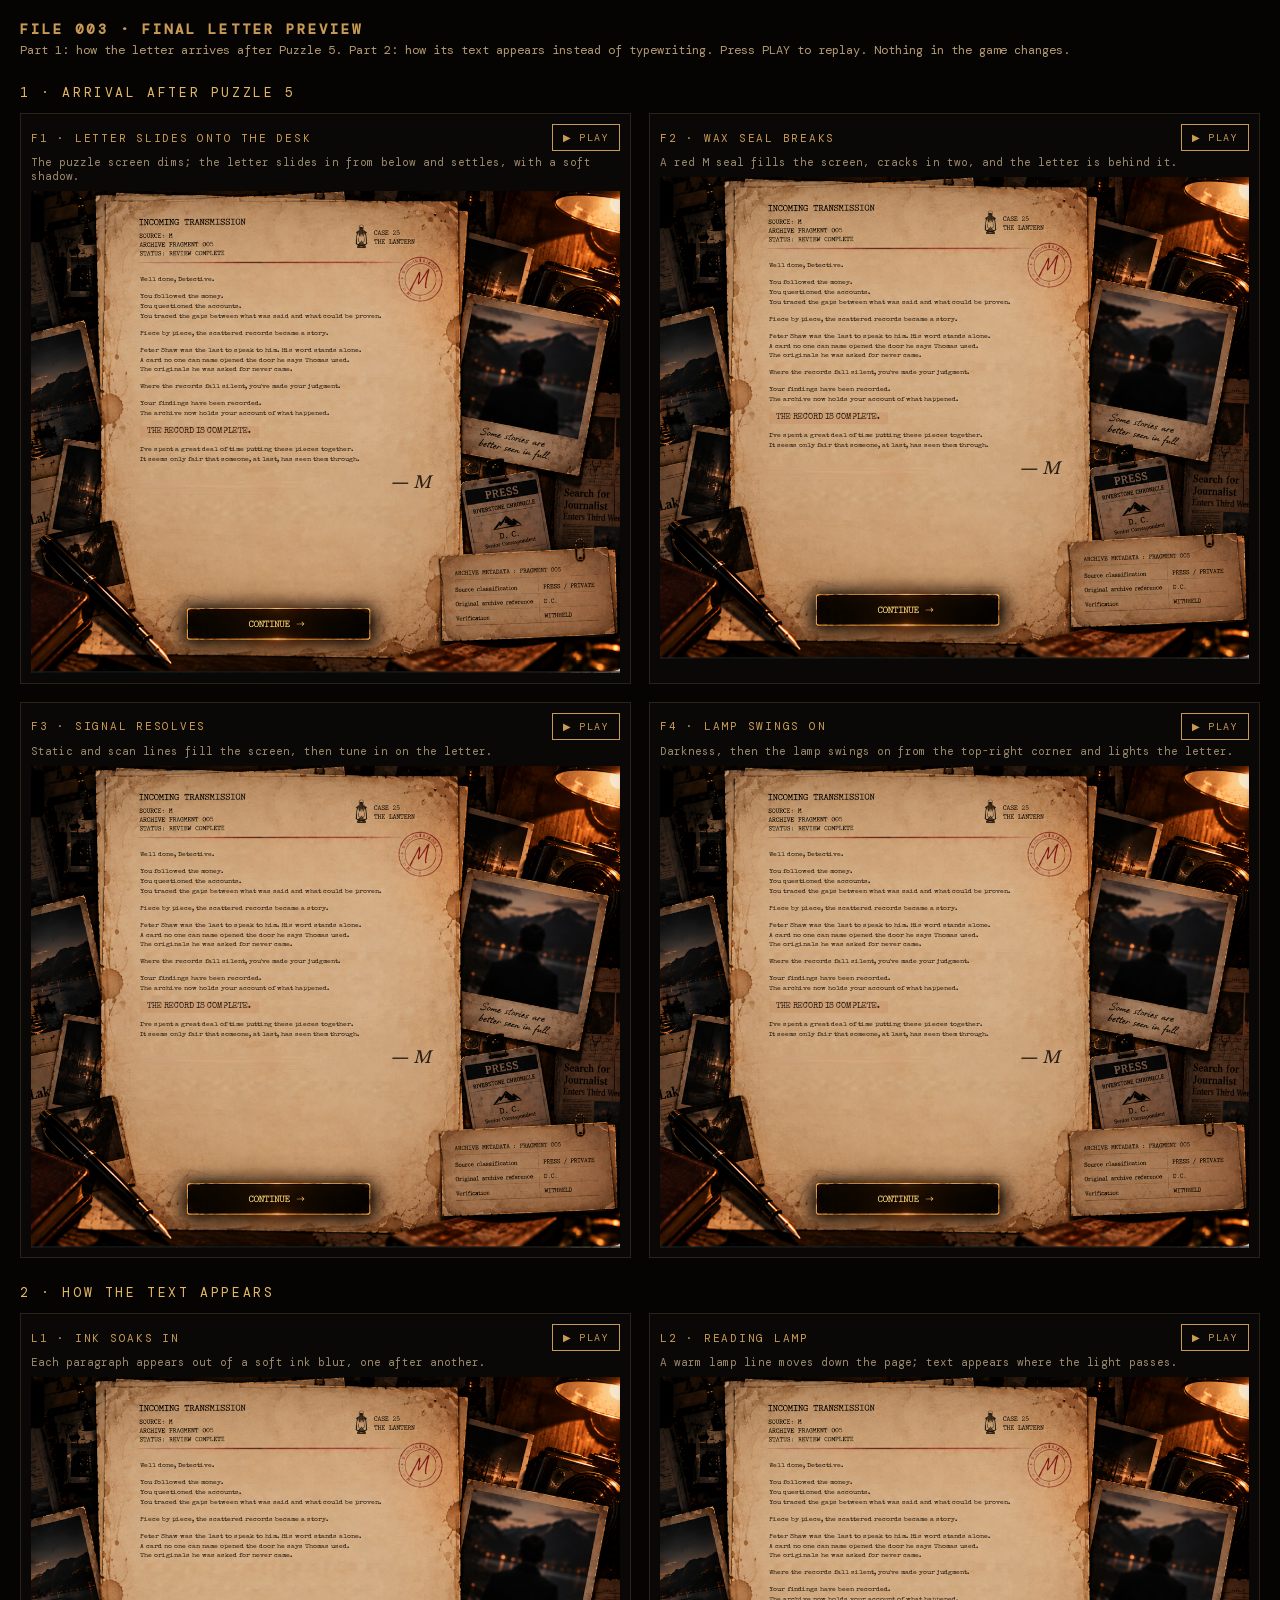
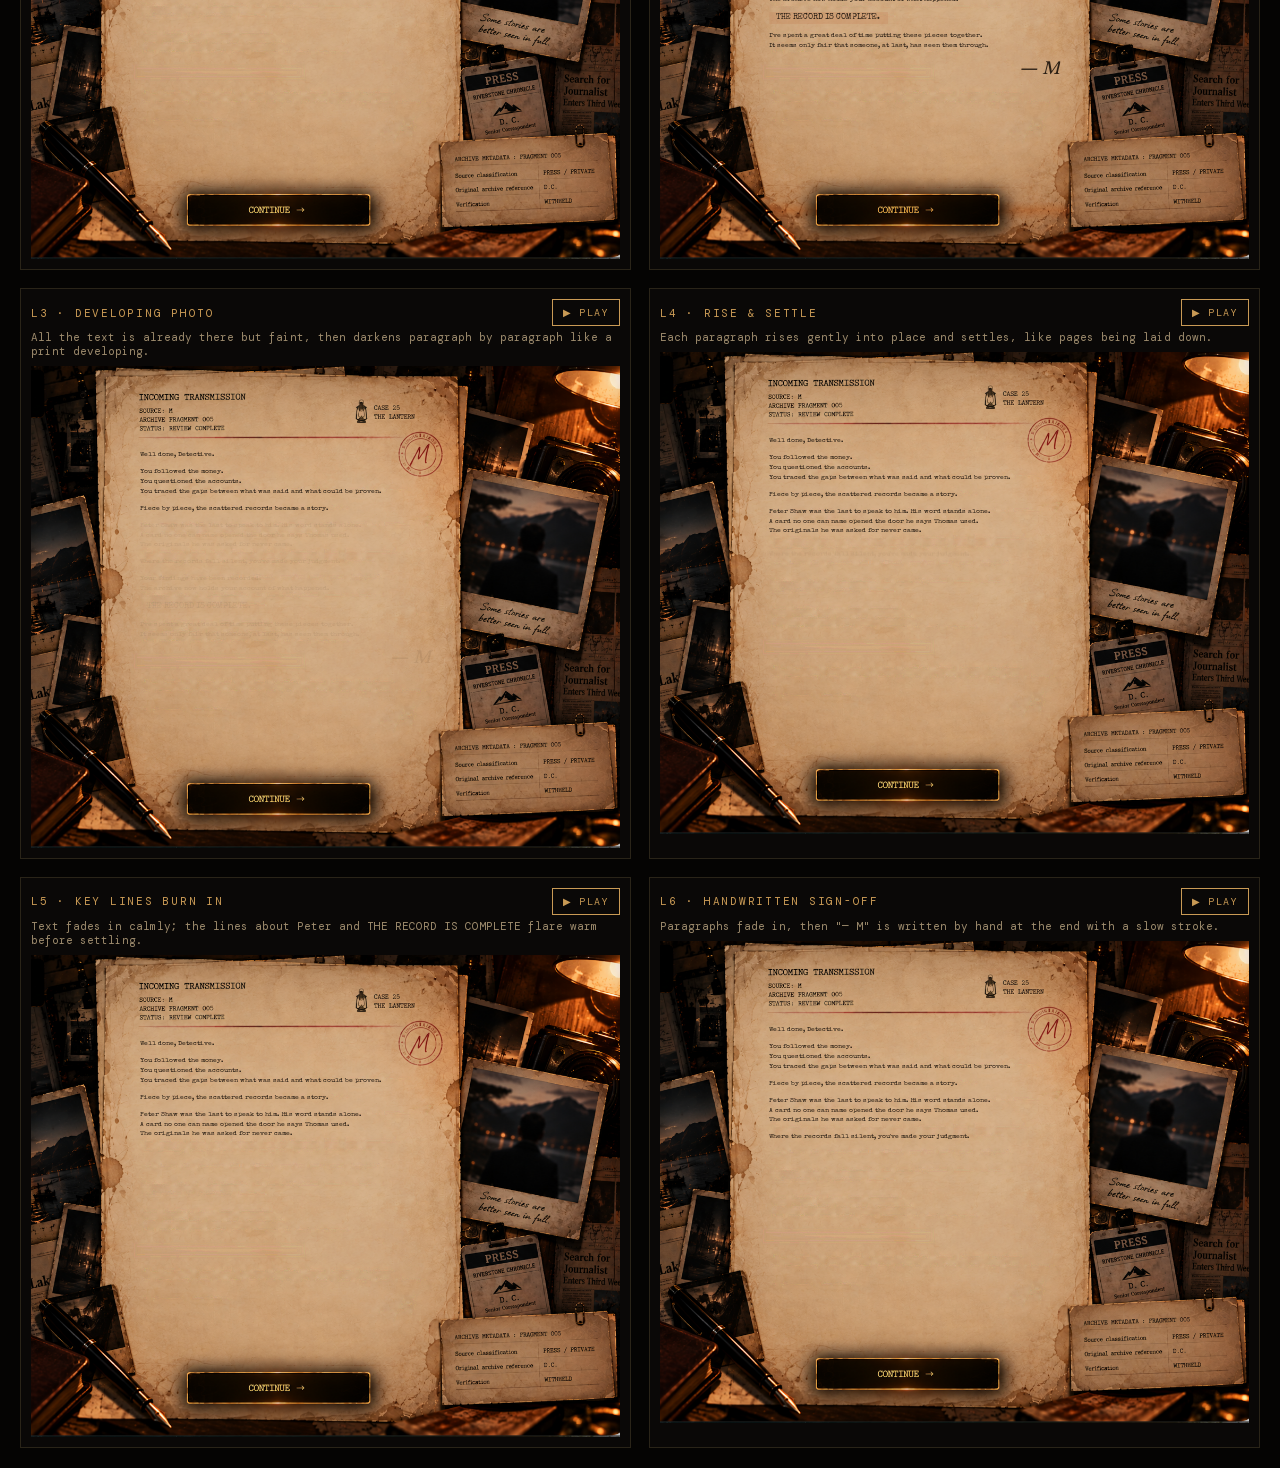
<file: preview-letter.html>
<!doctype html>
<html lang="en"><head><meta charset="utf-8"><meta name="viewport" content="width=device-width,initial-scale=1">
<title>Final Letter Preview</title>
<link rel="stylesheet" href="assets/fonts/fonts.css">
<style>
*{box-sizing:border-box}
body{margin:0;background:#050403;color:#efe3c9;font-family:'DM Mono',monospace;padding:20px}
h1{font:600 14px 'DM Mono';letter-spacing:.22em;color:#c99a55;margin:0 0 4px}
p.lead{margin:0 0 6px;color:#b39a72;font-size:12px}
h2{font:13px 'DM Mono';letter-spacing:.2em;color:#e6b866;margin:26px 0 12px}
.grid{display:grid;grid-template-columns:repeat(2,minmax(0,1fr));gap:18px}
.cell{border:1px solid #2a2418;background:#0a0807;padding:10px}
.cell header{display:flex;justify-content:space-between;align-items:center;margin-bottom:4px}
.cell b{font:11px 'DM Mono';letter-spacing:.16em;color:#c99a55}
.cell small{display:block;color:#9c8a6c;font-size:11px;margin:2px 0 8px}
button.play{background:none;border:1px solid #c99a55;color:#c99a55;font:10px 'DM Mono';letter-spacing:.14em;padding:6px 10px;cursor:pointer}
.stage{position:relative;aspect-ratio:2218/1814;overflow:hidden;background:#030202;container-type:inline-size}
.art{position:absolute;inset:0;width:100%;height:100%;display:block}
.prev{position:absolute;inset:0;background:radial-gradient(ellipse at 50% 45%,#1b130b,#030202 75%);display:grid;place-items:center;color:#c99a55;font:1.6cqw 'DM Mono';letter-spacing:.3em}
.letter{position:absolute;left:18.58%;top:17.53%;width:49.37%;color:#2a1f15;font:1.15cqw/1.67cqw 'Special Elite',monospace;white-space:pre-line}
.letter p{margin:0 0 1.2cqw}
.letter .mark{display:inline-block;padding:.2cqw 1.2cqw;background:rgba(196,128,86,.28);font-size:1.4cqw}
.letter .sign{display:block;text-align:right;font:italic 2.8cqw 'Libre Baskerville',serif;margin-top:1cqw}
.fx{position:absolute;inset:0;pointer-events:none}
@media(max-width:900px){.grid{grid-template-columns:1fr}}
</style></head><body>
<h1>FILE 003 · FINAL LETTER PREVIEW</h1>
<p class="lead">Part 1: how the letter arrives after Puzzle 5. Part 2: how its text appears instead of typewriting. Press PLAY to replay. Nothing in the game changes.</p>
<h2>1 · ARRIVAL AFTER PUZZLE 5</h2><div class="grid" id="gA"></div>
<h2>2 · HOW THE TEXT APPEARS</h2><div class="grid" id="gB"></div>
<script>
const PARAS=["Well done, Detective.","You followed the money.\nYou questioned the accounts.\nYou traced the gaps between what was said and what could be proven.","Piece by piece, the scattered records became a story.","Peter Shaw was the last to speak to him. His word stands alone.\nA card no one can name opened the door he says Thomas used.\nThe originals he was asked for never came.","Where the records fall silent, you've made your judgment.","Your findings have been recorded.\nThe archive now holds your account of what happened.","[[THE RECORD IS COMPLETE.]]","I've spent a great deal of time putting these pieces together.\nIt seems only fair that someone, at last, has seen them through."];
const wait=ms=>new Promise(r=>setTimeout(r,ms));
const E='cubic-bezier(.2,.7,.2,1)';
function cell(host,code,name,desc,run){
  const c=document.createElement('div');c.className='cell';
  c.innerHTML=`<header><b>${code} · ${name}</b><button class="play">▶ PLAY</button></header><small>${desc}</small><div class="stage"></div>`;
  host.append(c);const st=c.querySelector('.stage');
  const go=()=>{st.getAnimations({subtree:true}).forEach(a=>a.cancel());st.innerHTML='';run(st);};
  c.querySelector('.play').onclick=go;go();
}
function build(st,{hidden=true}={}){
  st.insertAdjacentHTML('beforeend','<img class="art" src="assets/file-003/final-blank.png" alt="">');
  const L=document.createElement('div');L.className='letter';
  PARAS.forEach(t=>{const p=document.createElement('p');if(t.startsWith('[['))p.innerHTML=`<span class="mark">${t.slice(2,-2)}</span>`;else p.textContent=t;L.append(p);});
  const s=document.createElement('span');s.className='sign';s.textContent='— M';L.append(s);
  if(hidden)[...L.children].forEach(p=>p.style.opacity=0);
  st.append(L);return [...L.children];
}
const showAll=ps=>ps.forEach(p=>p.style.opacity=1);
// ---------- arrival ----------
const A=document.getElementById('gA');
const prev=st=>{const p=document.createElement('div');p.className='prev';p.textContent='WHO IS M?  ·  ON THE RECORD';st.append(p);return p;};
cell(A,'F1','LETTER SLIDES ONTO THE DESK','The puzzle screen dims; the letter slides in from below and settles, with a soft shadow.',async st=>{
  const ps=build(st,{hidden:false}),pv=prev(st);await wait(900);
  pv.animate([{opacity:1},{opacity:0}],{duration:900,fill:'forwards'});
  [st.querySelector('.art'),st.querySelector('.letter')].forEach(n=>n.animate([{transform:'translateY(60%) rotate(4deg)',filter:'brightness(.3)'},{transform:'none',filter:'brightness(1)'}],{duration:1600,easing:E,fill:'backwards'}));
});
cell(A,'F2','WAX SEAL BREAKS','A red M seal fills the screen, cracks in two, and the letter is behind it.',async st=>{
  build(st,{hidden:false});const pv=prev(st);
  const seal=document.createElement('div');seal.className='fx';seal.innerHTML='<div style="position:absolute;left:50%;top:50%;width:22cqw;height:22cqw;margin:-11cqw;border-radius:50%;background:radial-gradient(circle at 40% 35%,#c23a2c,#7a120c 70%);box-shadow:0 0 3cqw rgba(0,0,0,.7);display:grid;place-items:center;font:italic 9cqw \'Libre Baskerville\',serif;color:#5a0a06">M</div>';st.append(seal);
  await wait(900);pv.remove();
  const d=seal.firstChild;d.animate([{transform:'scale(.2)',opacity:0},{transform:'scale(1)',opacity:1}],{duration:420,easing:'cubic-bezier(.3,1.3,.4,1)',fill:'forwards'});
  await wait(900);
  const l=d.cloneNode(true),r=d.cloneNode(true);l.style.clipPath='inset(0 50% 0 0)';r.style.clipPath='inset(0 0 0 50%)';d.remove();seal.append(l,r);
  l.animate([{transform:'none'},{transform:'translateX(-60cqw) rotate(-30deg)'}],{duration:900,easing:'ease-in',fill:'forwards'});
  r.animate([{transform:'none'},{transform:'translateX(60cqw) rotate(30deg)'}],{duration:900,easing:'ease-in',fill:'forwards'});
});
cell(A,'F3','SIGNAL RESOLVES','Static and scan lines fill the screen, then tune in on the letter.',async st=>{
  build(st,{hidden:false});const pv=prev(st);await wait(900);pv.remove();
  const n=document.createElement('canvas');n.className='fx';n.width=320;n.height=260;st.append(n);const x=n.getContext('2d');
  let t0=performance.now();const tick=()=>{const k=(performance.now()-t0)/1600;if(k>1){n.remove();return;}const im=x.createImageData(320,260);for(let i=0;i<im.data.length;i+=4){const v=Math.random()*255;im.data[i]=v;im.data[i+1]=v*.85;im.data[i+2]=v*.6;im.data[i+3]=255*(1-k)}x.putImageData(im,0,0);requestAnimationFrame(tick)};tick();
  n.style.width='100%';n.style.height='100%';
});
cell(A,'F4','LAMP SWINGS ON','Darkness, then the lamp swings on from the top-right corner and lights the letter.',async st=>{
  build(st,{hidden:false});const pv=prev(st);await wait(900);
  pv.animate([{opacity:1},{opacity:0}],{duration:600,fill:'forwards'});
  st.querySelectorAll('.art,.letter').forEach(n=>n.animate([{clipPath:'circle(0% at 92% 6%)',filter:'brightness(1.3)'},{clipPath:'circle(45% at 70% 30%)',offset:.5},{clipPath:'circle(150% at 50% 50%)',filter:'brightness(1)'}],{duration:2400,easing:'cubic-bezier(.5,0,.2,1)',fill:'backwards'}));
});
// ---------- text ----------
const B=document.getElementById('gB');
cell(B,'L1','INK SOAKS IN','Each paragraph appears out of a soft ink blur, one after another.',async st=>{
  const ps=build(st);for(const p of ps){p.animate([{opacity:0,filter:'blur(.5cqw)'},{opacity:1,filter:'blur(0)'}],{duration:1100,easing:E,fill:'forwards'});await wait(650);}
});
cell(B,'L2','READING LAMP','A warm lamp line moves down the page; text appears where the light passes.',async st=>{
  const ps=build(st,{hidden:false}),L=st.querySelector('.letter');
  L.animate([{clipPath:'inset(0 0 100% 0)'},{clipPath:'inset(0 0 0 0)'}],{duration:6000,easing:'linear',fill:'both'});
  const lamp=document.createElement('div');lamp.className='fx';lamp.style.cssText='left:15%;right:30%;height:4%;background:linear-gradient(transparent,rgba(255,190,110,.55),transparent);mix-blend-mode:multiply';st.append(lamp);
  lamp.animate([{top:'16%'},{top:'88%'}],{duration:6000,easing:'linear',fill:'forwards'});
});
cell(B,'L3','DEVELOPING PHOTO','All the text is already there but faint, then darkens paragraph by paragraph like a print developing.',async st=>{
  const ps=build(st,{hidden:false});ps.forEach(p=>p.style.opacity=.08);await wait(500);
  for(const p of ps){p.animate([{opacity:.08,filter:'blur(.15cqw)'},{opacity:1,filter:'blur(0)'}],{duration:1400,easing:'ease-in-out',fill:'forwards'});await wait(700);}
});
cell(B,'L4','RISE & SETTLE','Each paragraph rises gently into place and settles, like pages being laid down.',async st=>{
  const ps=build(st);for(const p of ps){p.animate([{opacity:0,transform:'translateY(1.2cqw)'},{opacity:1,transform:'none'}],{duration:900,easing:E,fill:'forwards'});await wait(600);}
});
cell(B,'L5','KEY LINES BURN IN','Text fades in calmly; the lines about Peter and THE RECORD IS COMPLETE flare warm before settling.',async st=>{
  const ps=build(st);for(const [i,p] of ps.entries()){const key=i===3||i===6;
    p.animate(key?[{opacity:0,color:'#2a1f15',textShadow:'0 0 0 transparent'},{opacity:1,color:'#7a1e10',textShadow:'0 0 1cqw rgba(255,140,60,.8)',offset:.5},{opacity:1,color:'#2a1f15',textShadow:'0 0 0 transparent'}]:[{opacity:0},{opacity:1}],{duration:key?2200:900,fill:'forwards'});
    await wait(key?1500:600);}
});
cell(B,'L6','HANDWRITTEN SIGN-OFF','Paragraphs fade in, then "— M" is written by hand at the end with a slow stroke.',async st=>{
  const ps=build(st);for(const p of ps.slice(0,-1)){p.animate([{opacity:0},{opacity:1}],{duration:800,fill:'forwards'});await wait(520);}
  const s=ps[ps.length-1];s.style.opacity=1;s.animate([{clipPath:'inset(0 100% 0 0)'},{clipPath:'inset(0 0 0 0)'}],{duration:1400,easing:'ease-in-out',fill:'both'});
});
</script></body></html>
</file>
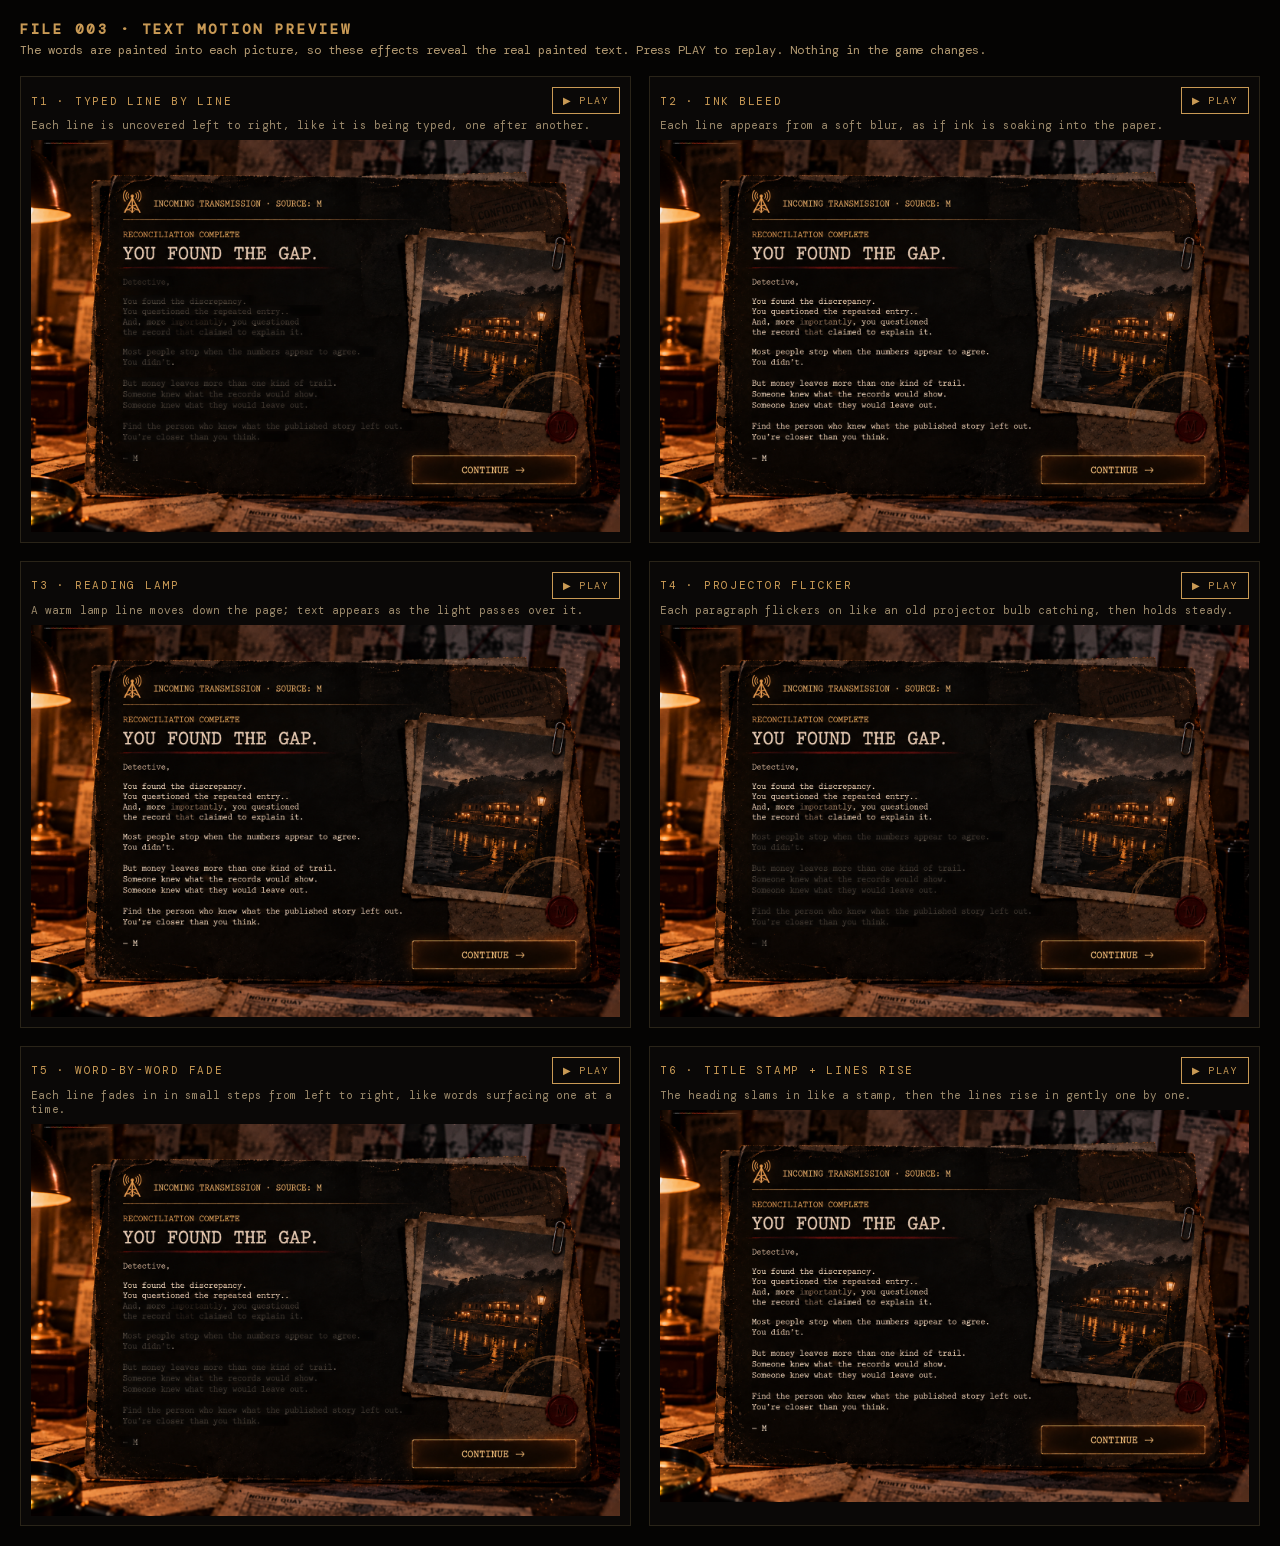
<file: preview-text.html>
<!doctype html>
<html lang="en"><head><meta charset="utf-8"><meta name="viewport" content="width=device-width,initial-scale=1">
<title>Text Motion Preview</title>
<link rel="stylesheet" href="assets/fonts/fonts.css">
<style>
*{box-sizing:border-box}
body{margin:0;background:#050403;color:#efe3c9;font-family:'DM Mono',monospace;padding:20px}
h1{font:600 14px 'DM Mono';letter-spacing:.22em;color:#c99a55;margin:0 0 4px}
p.lead{margin:0 0 18px;color:#b39a72;font-size:12px}
.grid{display:grid;grid-template-columns:repeat(2,minmax(0,1fr));gap:18px}
.cell{border:1px solid #2a2418;background:#0a0807;padding:10px}
.cell header{display:flex;justify-content:space-between;align-items:center;margin-bottom:4px}
.cell b{font:11px 'DM Mono';letter-spacing:.16em;color:#c99a55}
.cell small{display:block;color:#9c8a6c;font-size:11px;margin:2px 0 8px}
button.play{background:none;border:1px solid #c99a55;color:#c99a55;font:10px 'DM Mono';letter-spacing:.14em;padding:6px 10px;cursor:pointer}
.stage{position:relative;aspect-ratio:1538/1023;overflow:hidden;background:#030202;container-type:inline-size}
.stage img{position:absolute;inset:0;width:100%;height:100%;display:block}
.cover{position:absolute;pointer-events:none;-webkit-backdrop-filter:blur(.7cqw) brightness(.3);backdrop-filter:blur(.7cqw) brightness(.3);-webkit-mask-image:linear-gradient(90deg,transparent,#000 1.2cqw,#000 calc(100% - 1.2cqw),transparent);mask-image:linear-gradient(90deg,transparent,#000 1.2cqw,#000 calc(100% - 1.2cqw),transparent)}
@media(max-width:900px){.grid{grid-template-columns:1fr}}
</style></head><body>
<h1>FILE 003 · TEXT MOTION PREVIEW</h1>
<p class="lead">The words are painted into each picture, so these effects reveal the real painted text. Press PLAY to replay. Nothing in the game changes.</p>
<div class="grid" id="g"></div>
<script>
const W=1538,H=1023,IMG='assets/file-003/p1-end.png';
// painted text on this screen, in picture pixels: [y-centre, x-start, x-end]
const TITLE=[[244,236,560],[292,236,870]];
const LINES=[[370,236,370],[420,236,580],[446,236,760],[473,236,710],[500,236,720],[552,236,900],[579,236,370],[634,236,800],[662,236,760],[691,236,730],[746,236,1000],[774,236,670],[830,236,280]];
const ALL=[...TITLE,...LINES],LH=30;
const pct=(v,d)=>(v/d*100)+'%';
const wait=ms=>new Promise(r=>setTimeout(r,ms));
function strip(st,[y,x0,x1],pad=8){const d=document.createElement('div');d.className='cover';d.style.cssText=`left:${pct(x0-pad,W)};width:${pct(x1-x0+pad*2,W)};top:${pct(y-LH/2,H)};height:${pct(LH,H)}`;st.append(d);return d;}
function cell(code,name,desc,run){
  const c=document.createElement('div');c.className='cell';
  c.innerHTML=`<header><b>${code} · ${name}</b><button class="play">▶ PLAY</button></header><small>${desc}</small><div class="stage"><img src="${IMG}" alt=""></div>`;
  document.getElementById('g').append(c);const st=c.querySelector('.stage');
  const go=()=>{st.querySelectorAll('.cover,.fx').forEach(n=>n.remove());st.getAnimations({subtree:true}).forEach(a=>a.cancel());run(st);};
  c.querySelector('.play').onclick=go;go();
}
cell('T1','TYPED LINE BY LINE','Each line is uncovered left to right, like it is being typed, one after another.',async st=>{
  const cs=ALL.map(l=>strip(st,l));
  for(let i=0;i<cs.length;i++){const [y,x0,x1]=ALL[i];const ms=Math.max(350,(x1-x0)*2.2);
    cs[i].animate([{clipPath:'inset(0 0 0 0)'},{clipPath:'inset(0 0 0 100%)'}],{duration:ms,easing:'linear',fill:'forwards'});await wait(ms+(i===1||i===2?250:120));}
});
cell('T2','INK BLEED','Each line appears from a soft blur, as if ink is soaking into the paper.',async st=>{
  const cs=ALL.map(l=>strip(st,l,14));
  cs.forEach((c,i)=>c.animate([{opacity:1},{opacity:0}],{duration:1100,delay:300+i*320,easing:'ease-in',fill:'forwards'}));
});
cell('T3','READING LAMP','A warm lamp line moves down the page; text appears as the light passes over it.',async st=>{
  const top=TITLE[0][0]-LH,bot=LINES[LINES.length-1][0]+LH;
  const veil=document.createElement('div');veil.className='cover';veil.style.cssText=`left:${pct(220,W)};width:${pct(780,W)};top:${pct(top,H)};height:${pct(bot-top,H)}`;st.append(veil);
  const lamp=document.createElement('div');lamp.className='fx';lamp.style.cssText=`position:absolute;left:${pct(200,W)};width:${pct(820,W)};height:${pct(40,H)};background:linear-gradient(transparent,rgba(255,200,120,.35),transparent);mix-blend-mode:screen;pointer-events:none`;st.append(lamp);
  const D=4200;
  veil.animate([{clipPath:'inset(0 0 0 0)'},{clipPath:'inset(100% 0 0 0)'}],{duration:D,easing:'linear',fill:'forwards'});
  lamp.animate([{top:pct(top-20,H),opacity:0},{opacity:1,offset:.05},{opacity:1,offset:.95},{top:pct(bot-20,H),opacity:0}],{duration:D,easing:'linear',fill:'forwards'});
});
cell('T4','PROJECTOR FLICKER','Each paragraph flickers on like an old projector bulb catching, then holds steady.',async st=>{
  const groups=[[0,1],[2],[3,4,5,6],[7,8],[9,10,11],[12,13],[14]];
  const cs=ALL.map(l=>strip(st,l,10));
  for(const g of groups){g.forEach(i=>cs[i].animate([{opacity:1},{opacity:.2},{opacity:.9},{opacity:0},{opacity:.6},{opacity:0}],{duration:700,fill:'forwards'}));await wait(650);}
});
cell('T5','WORD-BY-WORD FADE','Each line fades in in small steps from left to right, like words surfacing one at a time.',async st=>{
  const cs=ALL.map(l=>strip(st,l));
  for(let i=0;i<cs.length;i++){const steps=6;cs[i].animate([{clipPath:'inset(0 0 0 0)'},{clipPath:'inset(0 0 0 100%)'}],{duration:900,easing:`steps(${steps})`,fill:'forwards'});await wait(380);}
});
cell('T6','TITLE STAMP + LINES RISE','The heading slams in like a stamp, then the lines rise in gently one by one.',async st=>{
  const ts=TITLE.map(l=>strip(st,l,12)),cs=LINES.map(l=>strip(st,l,10));
  ts.forEach(c=>c.animate([{opacity:1},{opacity:0}],{duration:160,delay:400,fill:'forwards'}));
  st.querySelector('img').animate([{transform:'none'},{transform:'translate(-2px,2px)'},{transform:'translate(2px,-1px)'},{transform:'none'}],{duration:220,delay:420});
  cs.forEach((c,i)=>c.animate([{opacity:1,transform:'translateY(0)'},{opacity:0,transform:'translateY(-30%)'}],{duration:800,delay:1000+i*260,easing:'ease-out',fill:'forwards'}));
});
</script></body></html>
</file>
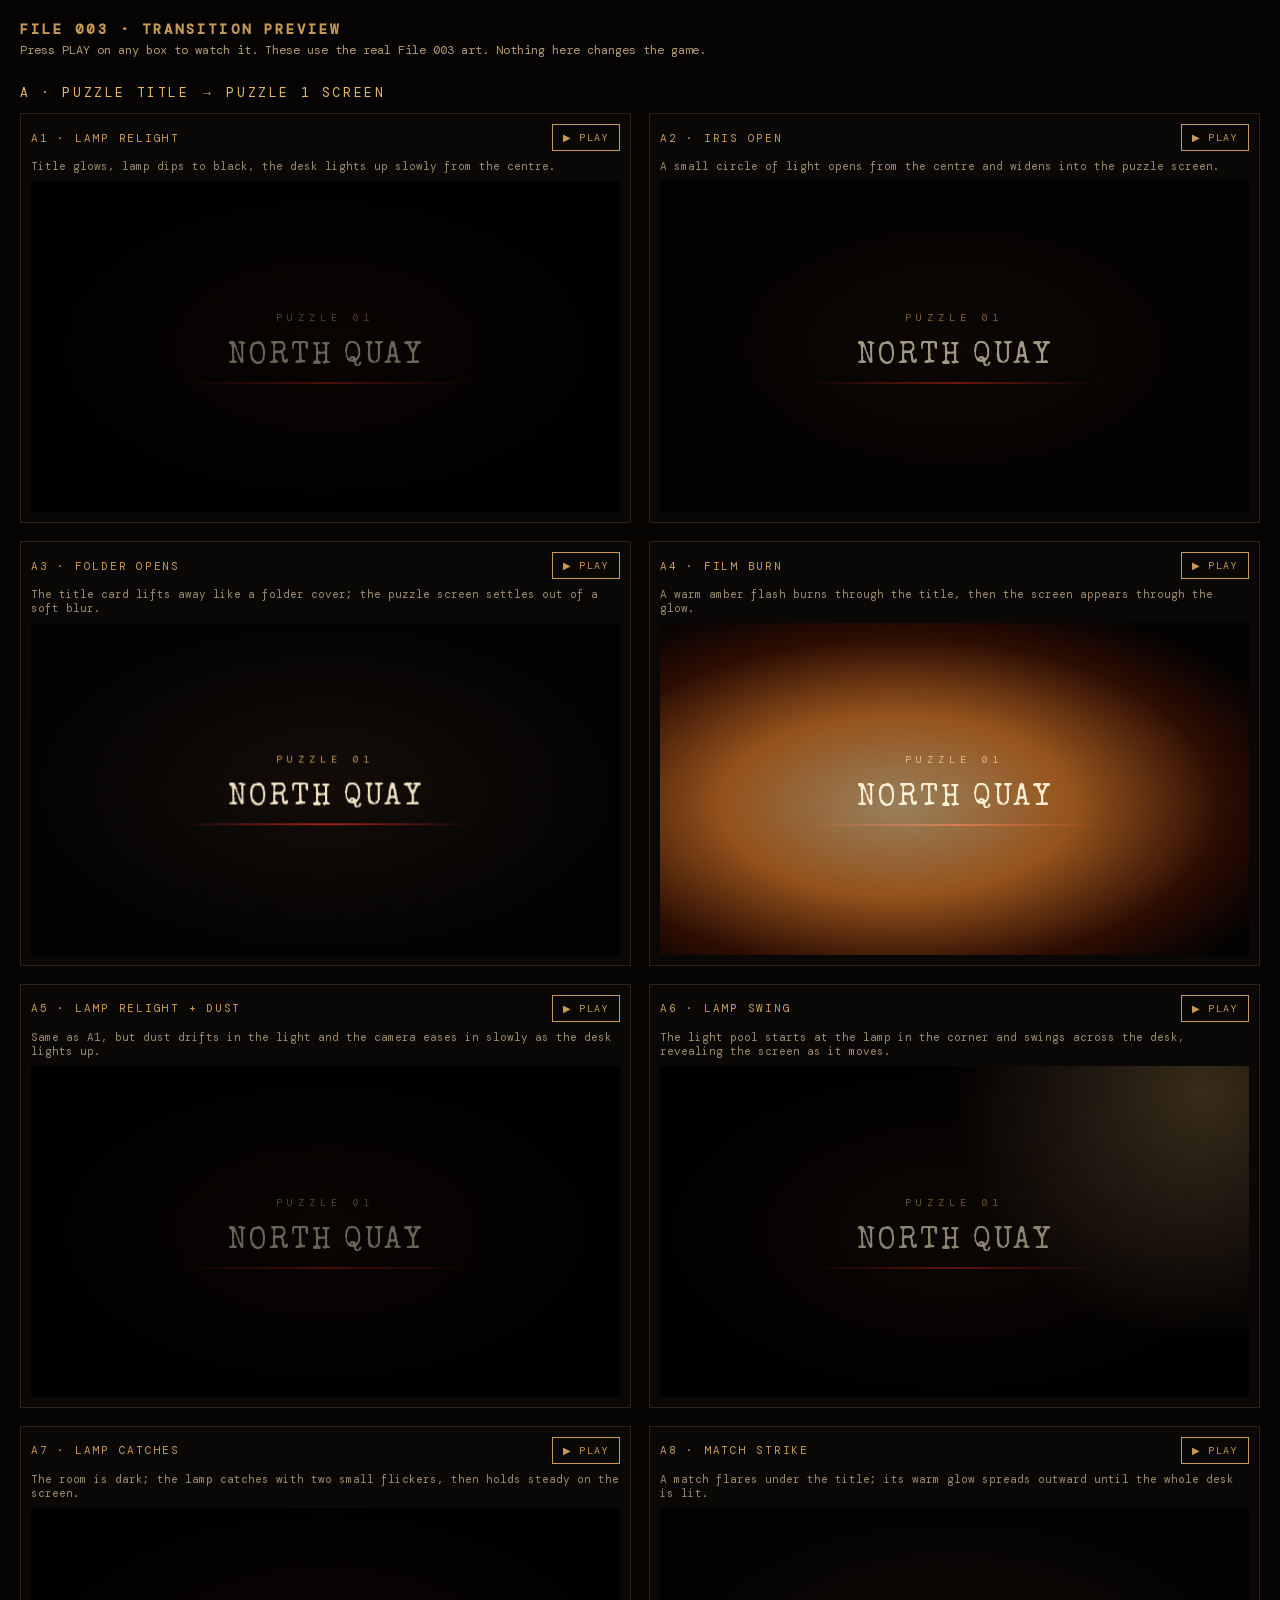
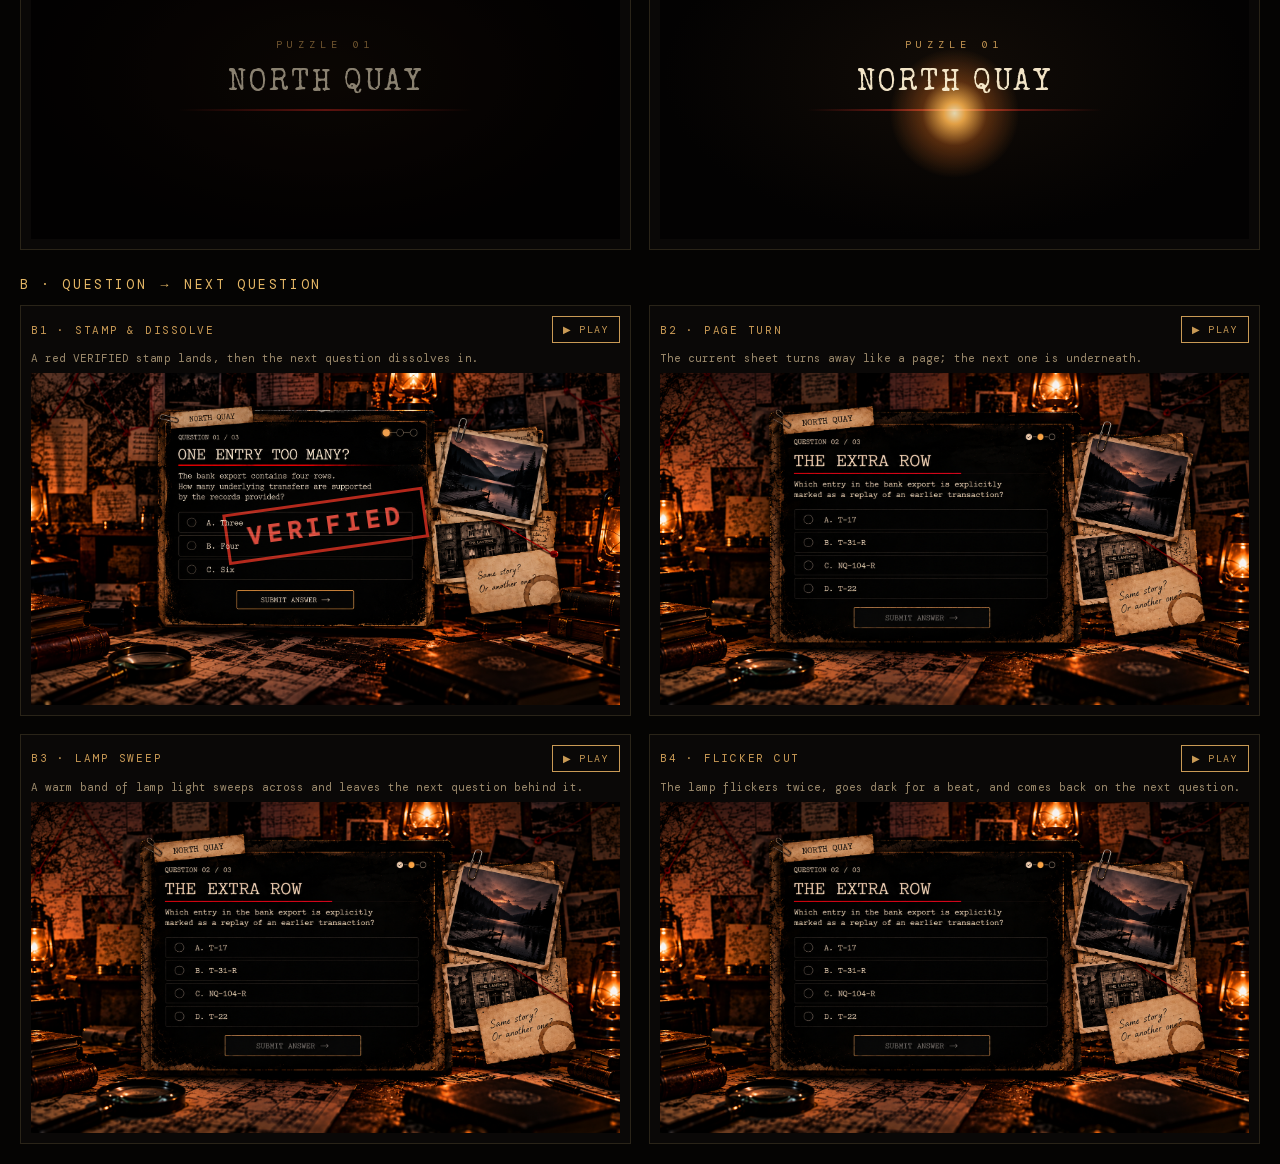
<file: preview-transitions.html>
<!doctype html>
<html lang="en"><head><meta charset="utf-8"><meta name="viewport" content="width=device-width,initial-scale=1">
<title>Transition Preview</title>
<link rel="stylesheet" href="assets/fonts/fonts.css">
<style>
:root{--gold:#c99a55;--ink:#efe3c9}
*{box-sizing:border-box}
body{margin:0;background:#050403;color:var(--ink);font-family:'DM Mono',monospace;padding:20px}
h1{font:600 14px 'DM Mono';letter-spacing:.22em;color:var(--gold);margin:0 0 4px}
p.lead{margin:0 0 18px;color:#b39a72;font-size:12px}
h2{font:13px 'DM Mono';letter-spacing:.2em;color:#e6b866;margin:26px 0 12px}
.grid{display:grid;grid-template-columns:repeat(2,minmax(0,1fr));gap:18px}
.cell{border:1px solid #2a2418;background:#0a0807;padding:10px}
.cell header{display:flex;justify-content:space-between;align-items:center;margin-bottom:8px}
.cell b{font:11px 'DM Mono';letter-spacing:.16em;color:var(--gold)}
.cell small{display:block;color:#9c8a6c;font-size:11px;margin:2px 0 8px}
button.play{background:none;border:1px solid var(--gold);color:var(--gold);font:10px 'DM Mono';letter-spacing:.14em;padding:6px 10px;cursor:pointer}
button.play:hover{background:#2b1c0d}
.stage{position:relative;aspect-ratio:16/9;overflow:hidden;background:#030202;isolation:isolate}
.stage img{position:absolute;inset:0;width:100%;height:100%;object-fit:cover}
.card{position:absolute;inset:0;display:flex;flex-direction:column;align-items:center;justify-content:center;gap:10px;background:radial-gradient(ellipse at center,#120c07 0%,#030202 70%)}
.card small{color:var(--gold);font:10px 'DM Mono';letter-spacing:.5em}
.card h3{margin:0;color:#f1e3c6;font:clamp(16px,2.4vw,30px) 'Special Elite',monospace;letter-spacing:.08em}
.card i{width:50%;height:2px;background:linear-gradient(90deg,transparent,#a3221b,transparent)}
.fx{position:absolute;inset:0;pointer-events:none}
.stamp{position:absolute;left:50%;top:46%;padding:.3em .8em;border:3px solid #b3261a;color:#d8483a;font:700 clamp(14px,2vw,24px) 'DM Mono';letter-spacing:.24em;transform:translate(-50%,-50%) rotate(-8deg);opacity:0;mix-blend-mode:screen}
.pick{margin-top:8px;font-size:11px;color:#8a7b66}
@media(max-width:900px){.grid{grid-template-columns:1fr}}
</style></head><body>
<h1>FILE 003 · TRANSITION PREVIEW</h1>
<p class="lead">Press PLAY on any box to watch it. These use the real File 003 art. Nothing here changes the game.</p>

<h2>A · PUZZLE TITLE → PUZZLE 1 SCREEN</h2>
<div class="grid" id="gA"></div>

<h2>B · QUESTION → NEXT QUESTION</h2>
<div class="grid" id="gB"></div>

<script>
const IMG={cover:'assets/file-003/p1-cover.png',q1:'assets/file-003/p1-q1.png',q2:'assets/file-003/p1-q2.png'};
const E='cubic-bezier(.2,.7,.2,1)';
const wait=ms=>new Promise(r=>setTimeout(r,ms));
function makeCell(host,code,name,desc,run){
  const c=document.createElement('div');c.className='cell';
  c.innerHTML=`<header><b>${code} · ${name}</b><button class="play">▶ PLAY</button></header><small>${desc}</small><div class="stage"></div>`;
  host.append(c);const st=c.querySelector('.stage');
  const go=()=>{st.innerHTML='';st.getAnimations({subtree:true}).forEach(a=>a.cancel());run(st);};
  c.querySelector('.play').onclick=go;go();
}
const el=(st,html)=>{st.insertAdjacentHTML('beforeend',html);return st.lastElementChild;};
const titleCard=st=>el(st,`<div class="card"><small>PUZZLE 01</small><h3>NORTH QUAY</h3><i></i></div>`);
const img=(st,src)=>el(st,`<img src="${src}" alt="">`);

// ---------- A: title -> puzzle screen ----------
const A=document.getElementById('gA');
makeCell(A,'A1','LAMP RELIGHT','Title glows, lamp dips to black, the desk lights up slowly from the centre.',async st=>{
  const card=titleCard(st);card.animate([{opacity:0},{opacity:1}],{duration:700,fill:'both'});
  await wait(1700);
  card.animate([{opacity:1,filter:'brightness(1)'},{opacity:0,filter:'brightness(.2)'}],{duration:800,fill:'forwards'});
  await wait(600);
  const i=img(st,IMG.cover);
  i.animate([{opacity:0,filter:'brightness(0)',transform:'scale(1.04)'},{opacity:1,filter:'brightness(.45)',offset:.45},{opacity:1,filter:'brightness(1)',transform:'scale(1)'}],{duration:2400,easing:E,fill:'both'});
});
makeCell(A,'A2','IRIS OPEN','A small circle of light opens from the centre and widens into the puzzle screen.',async st=>{
  const i=img(st,IMG.cover);i.style.clipPath='circle(0% at 50% 50%)';
  const card=titleCard(st);card.animate([{opacity:0},{opacity:1}],{duration:700,fill:'both'});
  await wait(1700);
  card.animate([{opacity:1},{opacity:0}],{duration:900,fill:'forwards'});
  i.animate([{clipPath:'circle(0% at 50% 50%)',filter:'brightness(1.6)'},{clipPath:'circle(12% at 50% 50%)',filter:'brightness(1.3)',offset:.3},{clipPath:'circle(75% at 50% 50%)',filter:'brightness(1)'}],{duration:2000,easing:'cubic-bezier(.6,0,.2,1)',fill:'forwards'});
});
makeCell(A,'A3','FOLDER OPENS','The title card lifts away like a folder cover; the puzzle screen settles out of a soft blur.',async st=>{
  const i=img(st,IMG.cover);i.style.opacity=0;
  const card=titleCard(st);card.animate([{opacity:0},{opacity:1}],{duration:700,fill:'both'});
  await wait(1700);
  i.animate([{opacity:0,filter:'blur(10px) brightness(.4)',transform:'scale(1.08)'},{opacity:1,filter:'blur(0) brightness(1)',transform:'scale(1)'}],{duration:1600,easing:E,fill:'forwards'});
  card.style.transformOrigin='50% 0';
  card.animate([{transform:'perspective(900px) rotateX(0)',opacity:1},{transform:'perspective(900px) rotateX(-80deg)',opacity:0}],{duration:1000,easing:'cubic-bezier(.5,0,.75,0)',fill:'forwards'});
});
makeCell(A,'A4','FILM BURN','A warm amber flash burns through the title, then the screen appears through the glow.',async st=>{
  const i=img(st,IMG.cover);i.style.opacity=0;
  const card=titleCard(st);card.animate([{opacity:0},{opacity:1}],{duration:700,fill:'both'});
  await wait(1700);
  const b=el(st,'<div class="fx" style="background:radial-gradient(ellipse at 40% 55%,#ffd79a,#ff8a2a 35%,rgba(120,30,0,.6) 65%,transparent 85%);mix-blend-mode:screen;opacity:0"></div>');
  b.animate([{opacity:0},{opacity:1,offset:.35},{opacity:0}],{duration:1500,fill:'forwards'});
  await wait(450);card.remove();
  i.animate([{opacity:0,filter:'brightness(1.8) sepia(.6)'},{opacity:1,filter:'brightness(1) sepia(0)'}],{duration:1400,easing:E,fill:'forwards'});
});

// ---------- more lamp-light options ----------
const dust=(st,n=36)=>{const f=el(st,'<div class="fx"></div>');for(let k=0;k<n;k++){const d=document.createElement('i');const s=1+Math.random()*2.2;d.style.cssText=`position:absolute;left:${Math.random()*100}%;top:${Math.random()*100}%;width:${s}px;height:${s}px;border-radius:50%;background:rgba(255,220,170,.8);box-shadow:0 0 6px rgba(255,190,110,.8)`;f.append(d);d.animate([{opacity:0,transform:'translate(0,0)'},{opacity:.9,offset:.3},{opacity:0,transform:`translate(${(Math.random()-.5)*60}px,${-20-Math.random()*50}px)`}],{duration:3000+Math.random()*2000,delay:Math.random()*1500,iterations:Infinity});}return f;};
makeCell(A,'A5','LAMP RELIGHT + DUST','Same as A1, but dust drifts in the light and the camera eases in slowly as the desk lights up.',async st=>{
  const card=titleCard(st);card.animate([{opacity:0},{opacity:1}],{duration:700,fill:'both'});
  await wait(1700);
  card.animate([{opacity:1,filter:'brightness(1)'},{opacity:0,filter:'brightness(.2)'}],{duration:800,fill:'forwards'});
  await wait(600);
  const i=img(st,IMG.cover);
  i.animate([{opacity:0,filter:'brightness(0)',transform:'scale(1.12)'},{opacity:1,filter:'brightness(.45)',offset:.4},{opacity:1,filter:'brightness(1)',transform:'scale(1)'}],{duration:3400,easing:E,fill:'both'});
  dust(st).animate([{opacity:0},{opacity:1}],{duration:1800,delay:600,fill:'both'});
});
makeCell(A,'A6','LAMP SWING','The light pool starts at the lamp in the corner and swings across the desk, revealing the screen as it moves.',async st=>{
  const card=titleCard(st);card.animate([{opacity:0},{opacity:1}],{duration:700,fill:'both'});
  await wait(1700);
  card.animate([{opacity:1},{opacity:0}],{duration:700,fill:'forwards'});
  const i=img(st,IMG.cover);
  i.animate([{clipPath:'circle(0% at 92% 8%)',filter:'brightness(1.3)'},{clipPath:'circle(40% at 70% 30%)',filter:'brightness(1.15)',offset:.5},{clipPath:'circle(120% at 50% 50%)',filter:'brightness(1)'}],{duration:2400,easing:'cubic-bezier(.5,0,.2,1)',fill:'both'});
  const g=el(st,'<div class="fx" style="background:radial-gradient(circle at 92% 8%,rgba(255,200,120,.5),transparent 40%);mix-blend-mode:screen"></div>');
  g.animate([{opacity:0},{opacity:1,offset:.3},{opacity:0}],{duration:2400,fill:'forwards'});
});
makeCell(A,'A7','LAMP CATCHES','The room is dark; the lamp catches with two small flickers, then holds steady on the screen.',async st=>{
  const card=titleCard(st);card.animate([{opacity:0},{opacity:1}],{duration:700,fill:'both'});
  await wait(1700);
  card.animate([{opacity:1},{opacity:0}],{duration:700,fill:'forwards'});
  await wait(500);
  const i=img(st,IMG.cover);
  i.animate([{opacity:0,filter:'brightness(0)'},{opacity:1,filter:'brightness(.7)',offset:.1},{filter:'brightness(.05)',offset:.18},{filter:'brightness(.8)',offset:.28},{filter:'brightness(.15)',offset:.34},{filter:'brightness(.6)',offset:.5},{opacity:1,filter:'brightness(1)'}],{duration:2600,easing:'ease-out',fill:'both'});
});
makeCell(A,'A8','MATCH STRIKE','A match flares under the title; its warm glow spreads outward until the whole desk is lit.',async st=>{
  const i=img(st,IMG.cover);i.style.clipPath='circle(0% at 50% 62%)';
  const card=titleCard(st);card.animate([{opacity:0},{opacity:1}],{duration:700,fill:'both'});
  await wait(1700);
  const f=el(st,'<div class="fx" style="background:radial-gradient(circle at 50% 62%,#fff1c4 0,#ffb24a 3%,rgba(255,120,30,.35) 9%,transparent 18%);mix-blend-mode:screen;opacity:0"></div>');
  f.animate([{opacity:0},{opacity:1,offset:.08},{opacity:.6,offset:.2},{opacity:.9,offset:.3},{opacity:0}],{duration:2600,fill:'forwards'});
  card.animate([{opacity:1},{opacity:0}],{duration:900,delay:300,fill:'forwards'});
  i.animate([{clipPath:'circle(0% at 50% 62%)',filter:'sepia(.6) brightness(1.4)'},{clipPath:'circle(6% at 50% 62%)',offset:.25},{clipPath:'circle(110% at 50% 62%)',filter:'sepia(0) brightness(1)'}],{duration:2600,delay:200,easing:'cubic-bezier(.55,0,.25,1)',fill:'both'});
});

// ---------- B: question -> question ----------
const B=document.getElementById('gB');
const twoQ=(st)=>{const a=img(st,IMG.q1),b=img(st,IMG.q2);b.style.opacity=0;return [a,b];};
makeCell(B,'B1','STAMP & DISSOLVE','A red VERIFIED stamp lands, then the next question dissolves in.',async st=>{
  const [a,b]=twoQ(st);await wait(900);
  const s=el(st,'<div class="stamp">VERIFIED</div>');
  s.animate([{opacity:0,transform:'translate(-50%,-50%) rotate(-8deg) scale(2.4)'},{opacity:1,transform:'translate(-50%,-50%) rotate(-8deg) scale(1)'}],{duration:380,easing:'cubic-bezier(.3,1.2,.4,1)',fill:'forwards'});
  await wait(900);
  s.animate([{opacity:1},{opacity:0}],{duration:600,fill:'forwards'});
  b.animate([{opacity:0},{opacity:1}],{duration:1100,easing:'ease-in-out',fill:'forwards'});
});
makeCell(B,'B2','PAGE TURN','The current sheet turns away like a page; the next one is underneath.',async st=>{
  const [a,b]=twoQ(st);b.style.opacity=1;st.append(a);await wait(900);
  a.style.transformOrigin='0 50%';
  a.animate([{transform:'perspective(1400px) rotateY(0)',filter:'brightness(1)'},{transform:'perspective(1400px) rotateY(-95deg)',filter:'brightness(.3)'}],{duration:1100,easing:'cubic-bezier(.5,0,.6,1)',fill:'forwards'});
});
makeCell(B,'B3','LAMP SWEEP','A warm band of lamp light sweeps across and leaves the next question behind it.',async st=>{
  const [a,b]=twoQ(st);b.style.opacity=1;b.style.clipPath='inset(0 100% 0 0)';await wait(900);
  b.animate([{clipPath:'inset(0 100% 0 0)'},{clipPath:'inset(0 0 0 0)'}],{duration:1300,easing:'cubic-bezier(.6,0,.3,1)',fill:'forwards'});
  const l=el(st,'<div class="fx" style="background:linear-gradient(90deg,transparent,rgba(255,200,120,.55),transparent);width:30%;mix-blend-mode:screen"></div>');
  l.animate([{transform:'translateX(-40%)'},{transform:'translateX(340%)'}],{duration:1300,easing:'cubic-bezier(.6,0,.3,1)',fill:'forwards'});
});
makeCell(B,'B4','FLICKER CUT','The lamp flickers twice, goes dark for a beat, and comes back on the next question.',async st=>{
  const [a,b]=twoQ(st);await wait(900);
  st.animate([{filter:'brightness(1)'},{filter:'brightness(.35)',offset:.15},{filter:'brightness(1)',offset:.3},{filter:'brightness(.2)',offset:.45},{filter:'brightness(0)',offset:.6},{filter:'brightness(0)',offset:.72},{filter:'brightness(1)'}],{duration:1300,fill:'none'});
  await wait(800);b.style.opacity=1;
});
</script>
</body></html>
</file>
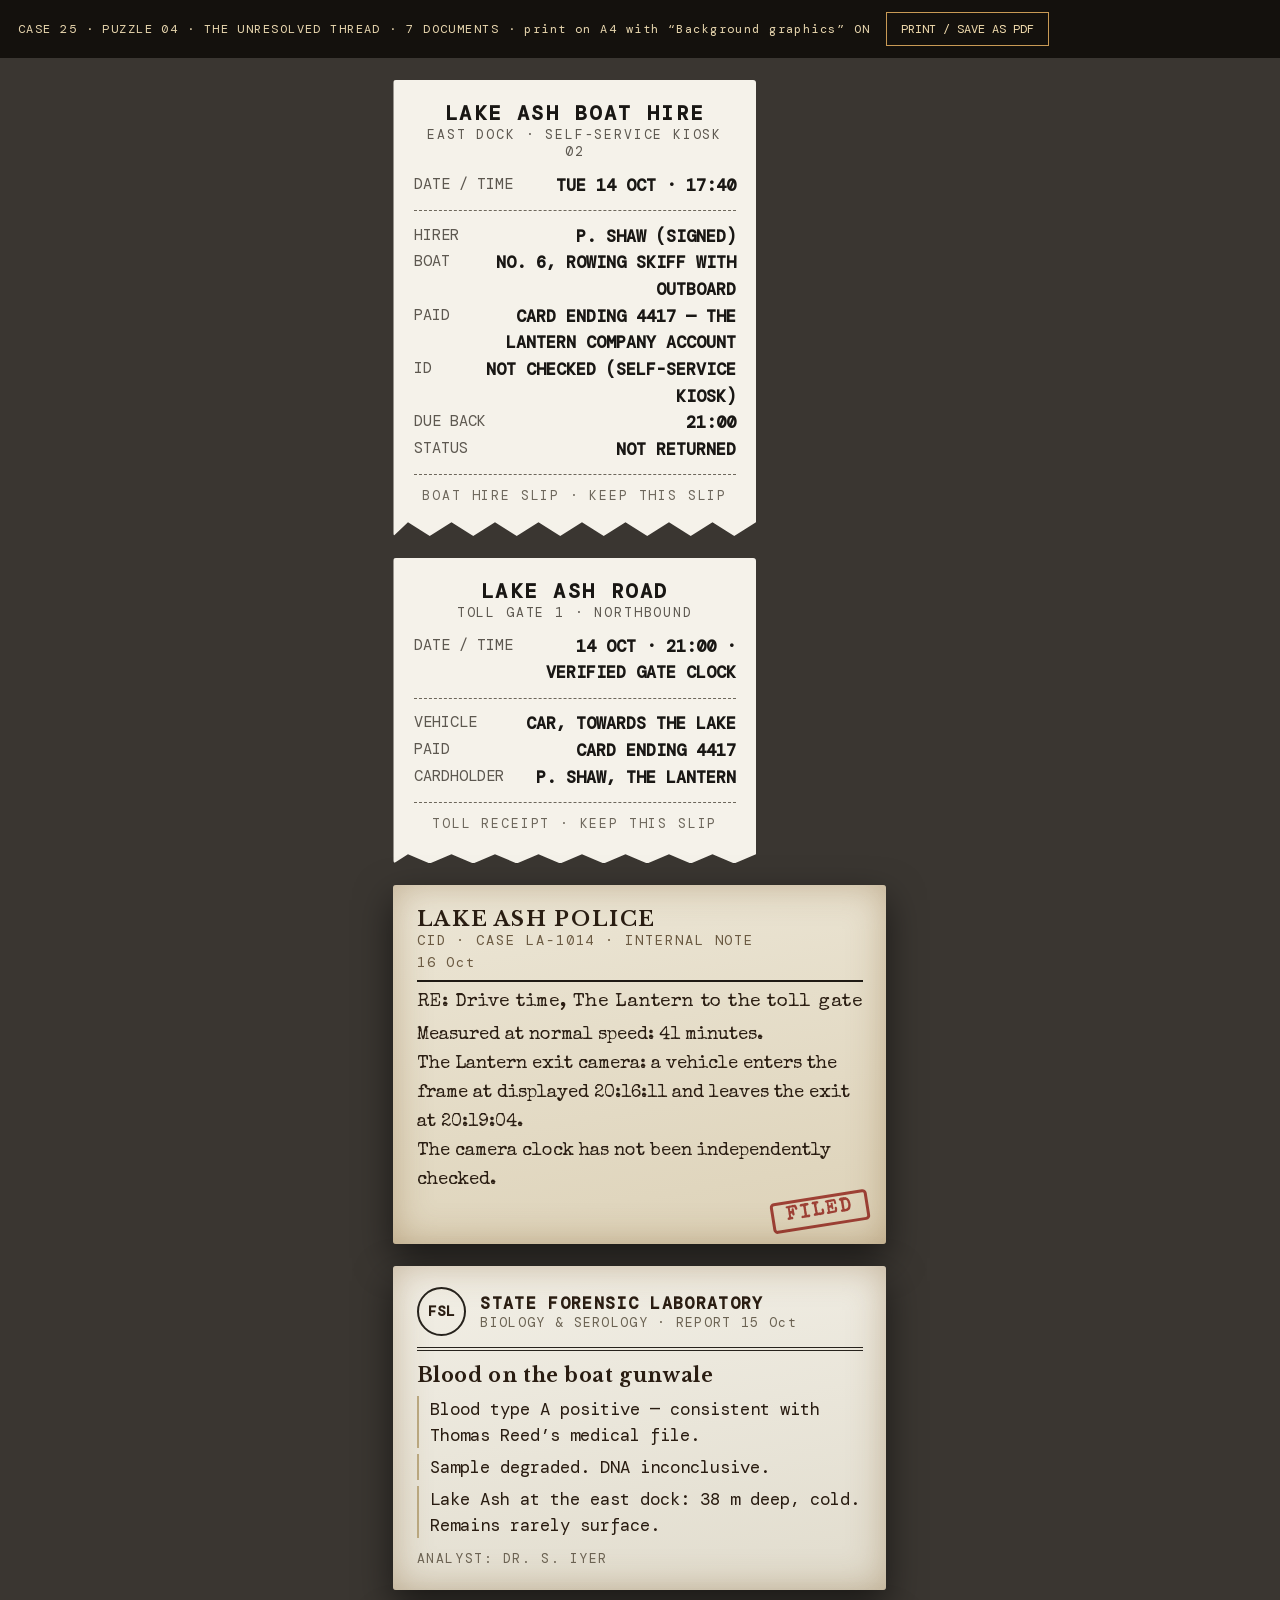
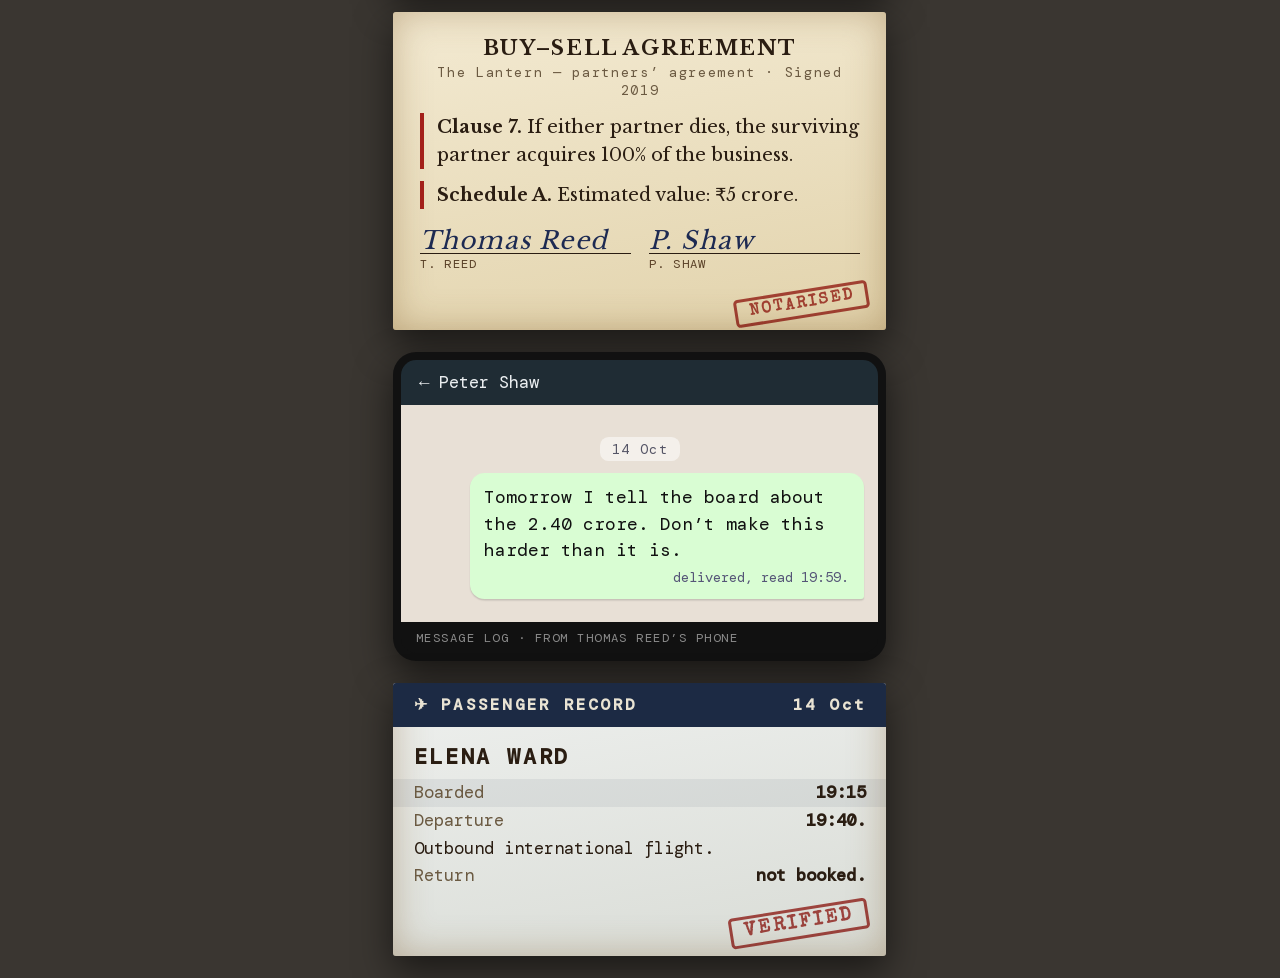
<file: print/puzzle4-documents.html>
<!doctype html><html lang="en"><head><meta charset="utf-8"><meta name="viewport" content="width=device-width,initial-scale=1"><title>Puzzle 4 Documents</title>
<link rel="stylesheet" href="../assets/fonts/fonts.css"><style>
:root{--mono:'DM Mono',monospace;--type:'Special Elite',serif;--serif:'Libre Baskerville',Georgia,serif}
@page{size:A4;margin:14mm}*{box-sizing:border-box}
html,body{margin:0;background:#3a3631;-webkit-print-color-adjust:exact;print-color-adjust:exact}
.bar{position:sticky;top:0;z-index:5;padding:12px 18px;background:#14110d;color:#e8d6ae;font:12px var(--mono);letter-spacing:.12em;display:flex;gap:16px;align-items:center;flex-wrap:wrap}
.bar button{padding:8px 14px;border:1px solid #c99a55;background:none;color:#f2dcae;font:inherit;cursor:pointer}
.page{width:182mm;margin:22px auto;display:grid;place-items:center;break-after:page;page-break-after:always}
.slot{width:340px;zoom:1.45}
.f4-doc{position:relative;padding:14px 16px 16px;border-radius:2px;background:linear-gradient(160deg,#e6d3ad,#d6bd8c 70%,#c9ad78);color:#2a1d12;box-shadow:0 10px 26px rgba(0,0,0,.55),inset 0 0 26px rgba(120,80,30,.35);transform:rotate(var(--r,0deg));transition:transform .25s ease,box-shadow .25s ease}
.f4-doc small{display:block;color:#8a2a20;font:11px var(--mono);letter-spacing:.16em}
.f4-doc time{display:block;margin-top:3px;color:#5a4128;font:12px var(--mono)}
.f4-doc h4{margin:8px 0 6px;font:15px var(--type);letter-spacing:.03em}
.f4-doc p{margin:0;white-space:pre-line;font:12.5px/1.55 var(--mono)}
.f4-hand{margin:10px 0 0;padding-top:8px;border-top:1px dashed rgba(42,29,18,.25);font:italic 15px/1.45 var(--serif);color:#1d2a52;transform:rotate(-1.6deg);transform-origin:0 0}
/* ===== Evidence documents that look like the real records ===== */
.f4-doc .dr{display:flex;justify-content:space-between;gap:10px;font:12px/1.6 var(--mono)}
.f4-doc .dr span{color:#6b5a42;white-space:nowrap}.f4-doc .dr b{font-weight:600;text-align:right}
.f4-doc .dl{font:12px/1.55 var(--mono)}
.dk-stamp{position:absolute;right:12px;bottom:12px;padding:2px 8px;border:2.5px solid #a3201a;border-radius:3px;color:#a3201a;font:700 13px var(--type);font-style:normal;letter-spacing:.14em;transform:rotate(-9deg);opacity:.8;mix-blend-mode:multiply}
/* thermal kiosk / toll slip */
.f4-doc.dk-receipt{justify-self:center;width:min(100%,250px);padding:14px 14px 22px;background:#f5f2ea;color:#191714;box-shadow:0 10px 24px rgba(0,0,0,.55);clip-path:polygon(0 0,100% 0,100% 97%,94% 100%,88% 97%,82% 100%,76% 97%,70% 100%,64% 97%,58% 100%,52% 97%,46% 100%,40% 97%,34% 100%,28% 97%,22% 100%,16% 97%,10% 100%,4% 97%,0 100%)}
.dk-receipt header{text-align:center;margin-bottom:8px}
.dk-receipt header b{display:block;font:700 14px var(--mono);letter-spacing:.12em}
.dk-receipt header small{display:block;color:#5d5850;font:9px var(--mono);letter-spacing:.14em}
.dk-receipt hr{border:0;border-top:1px dashed #6d675c;margin:8px 0}
.dk-receipt .dr span{color:#5d5850;text-transform:uppercase;font-size:10.5px}
.dk-receipt .dr b{text-transform:uppercase;font-size:11.5px}
.dk-receipt footer{text-align:center;color:#6d675c;font:9px var(--mono);letter-spacing:.14em}
/* police memo */
.f4-doc.dk-memo{background:linear-gradient(170deg,#ece6d6,#ddd2b8);padding:14px 16px 34px}
.dk-memo header{border-bottom:2px solid #1f1a14;padding-bottom:6px;margin-bottom:8px}
.dk-memo header b{display:block;font:700 14px var(--serif);letter-spacing:.08em}
.dk-memo header small,.dk-memo header time{display:block;color:#6b5a42;font:9.5px var(--mono);letter-spacing:.14em}
.dk-memo h4{font:13px var(--type);margin:6px 0}
.dk-memo p{font:12.5px/1.6 var(--type)}
/* forensic lab report */
.f4-doc.dk-lab{background:linear-gradient(170deg,#f2efe6,#e1dccd);padding:14px 16px 16px}
.dk-lab header{display:flex;gap:10px;align-items:center;border-bottom:3px double #26221c;padding-bottom:8px;margin-bottom:8px}
.dk-lab header i{display:grid;place-items:center;width:34px;height:34px;border:2px solid #26221c;border-radius:50%;font:700 10px var(--mono);font-style:normal}
.dk-lab header b{display:block;font:700 11.5px var(--mono);letter-spacing:.08em}
.dk-lab header small{display:block;color:#6b6252;font:9px var(--mono);letter-spacing:.1em}
.dk-lab h4{font:600 13.5px var(--serif);margin:4px 0 6px}
.dk-lab p{margin:0 0 4px;padding-left:8px;border-left:2px solid #b9a77f;font:12px/1.5 var(--mono)}
.dk-lab footer{margin-top:8px;color:#6b6252;font:9px var(--mono);letter-spacing:.12em}
/* legal agreement */
.f4-doc.dk-legal{background:linear-gradient(170deg,#f3ead2,#e2d3ac);padding:16px 18px 40px;text-align:left}
.dk-legal h4{text-align:center;font:700 14px var(--serif);letter-spacing:.08em;margin:0}
.dk-legal>small{display:block;text-align:center;margin:2px 0 10px;color:#6b5a42;font:9.5px var(--mono);letter-spacing:.12em}
.dk-legal .cl{margin:0 0 8px;padding-left:9px;border-left:3px solid #a3201a;font:12.5px/1.55 var(--serif);white-space:normal}
.dk-legal .sigs{display:flex;justify-content:space-between;gap:12px;margin-top:12px}
.dk-legal .sigs span{flex:1;border-top:1px solid #2a1d12;padding-top:2px;font:8.5px var(--mono);letter-spacing:.1em;color:#5a4128}
.dk-legal .sigs em{display:block;margin-top:-22px;font:italic 17px var(--serif);color:#1d2a52}
.dk-legal .dk-stamp{bottom:8px;font-size:11px}
/* phone chat */
.f4-doc.dk-chat{padding:0;background:#111;border-radius:16px;border:6px solid #111;overflow:hidden;color:#111;box-shadow:0 10px 26px rgba(0,0,0,.6)}
.dk-chat header{background:#1f2c34;color:#e9edef;padding:8px 12px;font:12px var(--mono)}
.dk-chat .chat{background:#e8e0d6;padding:14px 10px 16px;display:flex;flex-direction:column;gap:8px;min-height:150px;justify-content:flex-end}
.dk-chat .chat>small{align-self:center;padding:2px 8px;border-radius:6px;background:#fff8;color:#556;font:9.5px var(--mono);letter-spacing:.1em}
.dk-chat .chat p{align-self:flex-end;max-width:88%;margin:0;padding:8px 10px;background:#d9fdd3;border-radius:10px 10px 2px 10px;font:12.5px/1.45 var(--mono);white-space:normal;box-shadow:0 1px 1px rgba(0,0,0,.15)}
.dk-chat .chat p span{display:block;text-align:right;margin-top:3px;color:#557;font-size:9.5px}
.dk-chat footer{background:#111;color:#8a8a8a;padding:5px 10px;font:8.5px var(--mono);letter-spacing:.12em}
/* flight record */
.f4-doc.dk-flight{background:linear-gradient(170deg,#eef0ee,#d9dcd6);padding:0 0 30px;overflow:hidden}
.dk-flight header{display:flex;justify-content:space-between;background:#1c2a44;color:#e9e3d3;padding:8px 14px;font:700 11px var(--mono);letter-spacing:.14em}
.dk-flight h4{margin:10px 14px 6px;font:700 15px var(--mono);letter-spacing:.12em}
.dk-flight .dr,.dk-flight .dl{padding:0 14px}
.dk-flight .dr:nth-of-type(odd){background:rgba(28,42,68,.07)}
/* every other case document: a typed card with a paper clip */
.f4-doc.dk-card .dk-clip{position:absolute;right:16px;top:-10px;width:14px;height:36px;border:2.5px solid #8d8d8d;border-radius:8px;box-shadow:1px 1px 0 rgba(0,0,0,.3)}
.f4-doc.dk-card{background:linear-gradient(160deg,#e9d8b4,#d6bd8c 70%,#c7a970);background-image:radial-gradient(circle at 82% 78%,rgba(110,70,20,.18) 0 18px,transparent 19px 24px,rgba(110,70,20,.1) 25px,transparent 27px),linear-gradient(160deg,#e9d8b4,#d6bd8c 70%,#c7a970)}
.dk-legal .sigs{margin-top:30px}
.f4-doc.dk-flight{padding-bottom:46px}

@media print{.bar{display:none}body{background:none}.page{margin:0 auto;height:255mm}}
</style></head><body><div class="bar">CASE 25 · PUZZLE 04 · THE UNRESOLVED THREAD · 7 DOCUMENTS · print on A4 with “Background graphics” ON <button onclick="print()">PRINT / SAVE AS PDF</button></div>
<section class="page"><div class="slot"><article class="f4-doc dk-receipt"><header><b>LAKE ASH BOAT HIRE</b><small>EAST DOCK · SELF-SERVICE KIOSK 02</small></header><div class="dr"><span>DATE / TIME</span><b>Tue 14 Oct · 17:40</b></div><hr><div class="dr"><span>Hirer</span><b>P. Shaw (signed)</b></div><div class="dr"><span>Boat</span><b>No. 6, rowing skiff with outboard</b></div><div class="dr"><span>Paid</span><b>card ending 4417 — The Lantern company account</b></div><div class="dr"><span>ID</span><b>not checked (self-service kiosk)</b></div><div class="dr"><span>Due back</span><b>21:00</b></div><div class="dr"><span>Status</span><b>NOT RETURNED</b></div><hr><footer>BOAT HIRE SLIP · KEEP THIS SLIP</footer></article></div></section>
<section class="page"><div class="slot"><article class="f4-doc dk-receipt"><header><b>LAKE ASH ROAD</b><small>TOLL GATE 1 · NORTHBOUND</small></header><div class="dr"><span>DATE / TIME</span><b>14 Oct · 21:00 · verified gate clock</b></div><hr><div class="dr"><span>Vehicle</span><b>car, towards the lake</b></div><div class="dr"><span>Paid</span><b>card ending 4417</b></div><div class="dr"><span>Cardholder</span><b>P. Shaw, The Lantern</b></div><hr><footer>TOLL RECEIPT · KEEP THIS SLIP</footer></article></div></section>
<section class="page"><div class="slot"><article class="f4-doc dk-memo"><header><b>LAKE ASH POLICE</b><small>CID · CASE LA-1014 · INTERNAL NOTE</small><time>16 Oct</time></header><h4>RE: Drive time, The Lantern to the toll gate</h4><p>Measured at normal speed: 41 minutes.
The Lantern exit camera: a vehicle enters the frame at displayed 20:16:11 and leaves the exit at 20:19:04.
The camera clock has not been independently checked.</p><i class="dk-stamp">FILED</i></article></div></section>
<section class="page"><div class="slot"><article class="f4-doc dk-lab"><header><i>FSL</i><div><b>STATE FORENSIC LABORATORY</b><small>BIOLOGY &amp; SEROLOGY · REPORT 15 Oct</small></div></header><h4>Blood on the boat gunwale</h4><p>Blood type A positive — consistent with Thomas Reed’s medical file.</p><p>Sample degraded. DNA inconclusive.</p><p>Lake Ash at the east dock: 38 m deep, cold. Remains rarely surface.</p><footer>ANALYST: DR. S. IYER</footer></article></div></section>
<section class="page"><div class="slot"><article class="f4-doc dk-legal"><h4>BUY–SELL AGREEMENT</h4><small>The Lantern — partners’ agreement · Signed 2019</small><p class="cl"><b>Clause 7.</b> If either partner dies, the surviving partner acquires 100% of the business.</p><p class="cl"><b>Schedule A.</b> Estimated value: ₹5 crore.</p><div class="sigs"><span><em>Thomas Reed</em>T. REED</span><span><em>P. Shaw</em>P. SHAW</span></div><i class="dk-stamp">NOTARISED</i></article></div></section>
<section class="page"><div class="slot"><article class="f4-doc dk-chat"><header>← Peter Shaw</header><div class="chat"><small>14 Oct</small><p>Tomorrow I tell the board about the 2.40 crore. Don’t make this harder than it is.<span>delivered, read 19:59.</span></p></div><footer>MESSAGE LOG · FROM THOMAS REED’S PHONE</footer></article></div></section>
<section class="page"><div class="slot"><article class="f4-doc dk-flight"><header><b>✈ PASSENGER RECORD</b><span>14 Oct</span></header><h4>ELENA WARD</h4><div class="dr"><span>Boarded</span><b>19:15</b></div><div class="dr"><span>Departure</span><b>19:40.</b></div><div class="dl">Outbound international flight.</div><div class="dr"><span>Return</span><b>not booked.</b></div><i class="dk-stamp">VERIFIED</i></article></div></section>
</body></html>
</file>
<file: assets/fonts/fonts.css>
@font-face {
  font-family: 'DM Mono';
  font-style: normal;
  font-weight: 400;
  font-display: swap;
  src: url([data-uri]) format('woff2');
  unicode-range: U+0100-02BA, U+02BD-02C5, U+02C7-02CC, U+02CE-02D7, U+02DD-02FF, U+0304, U+0308, U+0329, U+1D00-1DBF, U+1E00-1E9F, U+1EF2-1EFF, U+2020, U+20A0-20AB, U+20AD-20C4, U+2113, U+2C60-2C7F, U+A720-A7FF;
}
@font-face {
  font-family: 'DM Mono';
  font-style: normal;
  font-weight: 400;
  font-display: swap;
  src: url([data-uri]) format('woff2');
  unicode-range: U+0000-00FF, U+0131, U+0152-0153, U+02BB-02BC, U+02C6, U+02DA, U+02DC, U+0304, U+0308, U+0329, U+2000-206F, U+20AC, U+2122, U+2191, U+2193, U+2212, U+2215, U+FEFF, U+FFFD;
}
@font-face {
  font-family: 'DM Mono';
  font-style: normal;
  font-weight: 500;
  font-display: swap;
  src: url([data-uri]) format('woff2');
  unicode-range: U+0100-02BA, U+02BD-02C5, U+02C7-02CC, U+02CE-02D7, U+02DD-02FF, U+0304, U+0308, U+0329, U+1D00-1DBF, U+1E00-1E9F, U+1EF2-1EFF, U+2020, U+20A0-20AB, U+20AD-20C4, U+2113, U+2C60-2C7F, U+A720-A7FF;
}
@font-face {
  font-family: 'DM Mono';
  font-style: normal;
  font-weight: 500;
  font-display: swap;
  src: url([data-uri]) format('woff2');
  unicode-range: U+0000-00FF, U+0131, U+0152-0153, U+02BB-02BC, U+02C6, U+02DA, U+02DC, U+0304, U+0308, U+0329, U+2000-206F, U+20AC, U+2122, U+2191, U+2193, U+2212, U+2215, U+FEFF, U+FFFD;
}
@font-face {
  font-family: 'Libre Baskerville';
  font-style: normal;
  font-weight: 400;
  font-display: swap;
  src: url([data-uri]) format('woff2');
  unicode-range: U+0100-02BA, U+02BD-02C5, U+02C7-02CC, U+02CE-02D7, U+02DD-02FF, U+0304, U+0308, U+0329, U+1D00-1DBF, U+1E00-1E9F, U+1EF2-1EFF, U+2020, U+20A0-20AB, U+20AD-20C4, U+2113, U+2C60-2C7F, U+A720-A7FF;
}
@font-face {
  font-family: 'Libre Baskerville';
  font-style: normal;
  font-weight: 400;
  font-display: swap;
  src: url([data-uri]) format('woff2');
  unicode-range: U+0000-00FF, U+0131, U+0152-0153, U+02BB-02BC, U+02C6, U+02DA, U+02DC, U+0304, U+0308, U+0329, U+2000-206F, U+20AC, U+2122, U+2191, U+2193, U+2212, U+2215, U+FEFF, U+FFFD;
}
@font-face {
  font-family: 'Libre Baskerville';
  font-style: normal;
  font-weight: 700;
  font-display: swap;
  src: url([data-uri]) format('woff2');
  unicode-range: U+0100-02BA, U+02BD-02C5, U+02C7-02CC, U+02CE-02D7, U+02DD-02FF, U+0304, U+0308, U+0329, U+1D00-1DBF, U+1E00-1E9F, U+1EF2-1EFF, U+2020, U+20A0-20AB, U+20AD-20C4, U+2113, U+2C60-2C7F, U+A720-A7FF;
}
@font-face {
  font-family: 'Libre Baskerville';
  font-style: normal;
  font-weight: 700;
  font-display: swap;
  src: url([data-uri]) format('woff2');
  unicode-range: U+0000-00FF, U+0131, U+0152-0153, U+02BB-02BC, U+02C6, U+02DA, U+02DC, U+0304, U+0308, U+0329, U+2000-206F, U+20AC, U+2122, U+2191, U+2193, U+2212, U+2215, U+FEFF, U+FFFD;
}
@font-face {
  font-family: 'Special Elite';
  font-style: normal;
  font-weight: 400;
  font-display: swap;
  src: url([data-uri]) format('woff2');
  unicode-range: U+0100-02BA, U+02BD-02C5, U+02C7-02CC, U+02CE-02D7, U+02DD-02FF, U+0304, U+0308, U+0329, U+1D00-1DBF, U+1E00-1E9F, U+1EF2-1EFF, U+2020, U+20A0-20AB, U+20AD-20C4, U+2113, U+2C60-2C7F, U+A720-A7FF;
}
@font-face {
  font-family: 'Special Elite';
  font-style: normal;
  font-weight: 400;
  font-display: swap;
  src: url([data-uri]) format('woff2');
  unicode-range: U+0000-00FF, U+0131, U+0152-0153, U+02BB-02BC, U+02C6, U+02DA, U+02DC, U+0304, U+0308, U+0329, U+2000-206F, U+20AC, U+2122, U+2191, U+2193, U+2212, U+2215, U+FEFF, U+FFFD;
}
</file>
